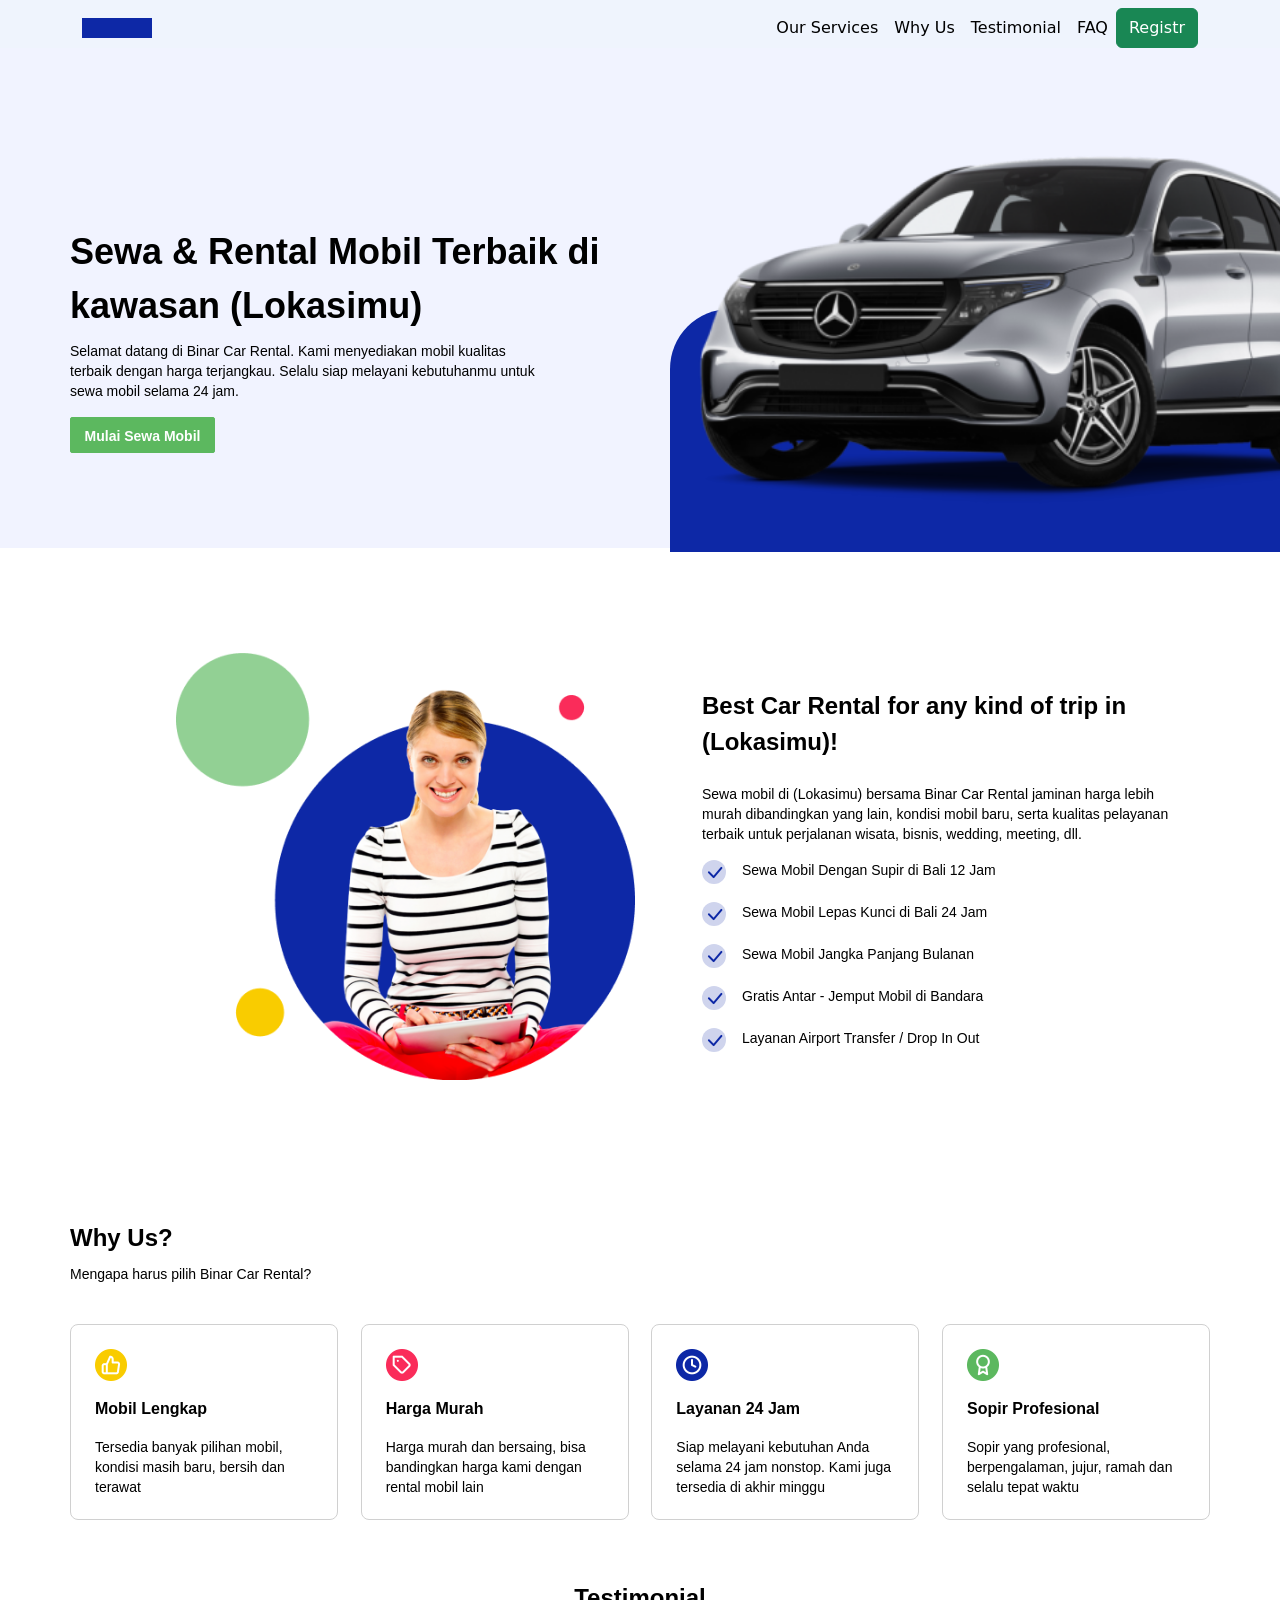
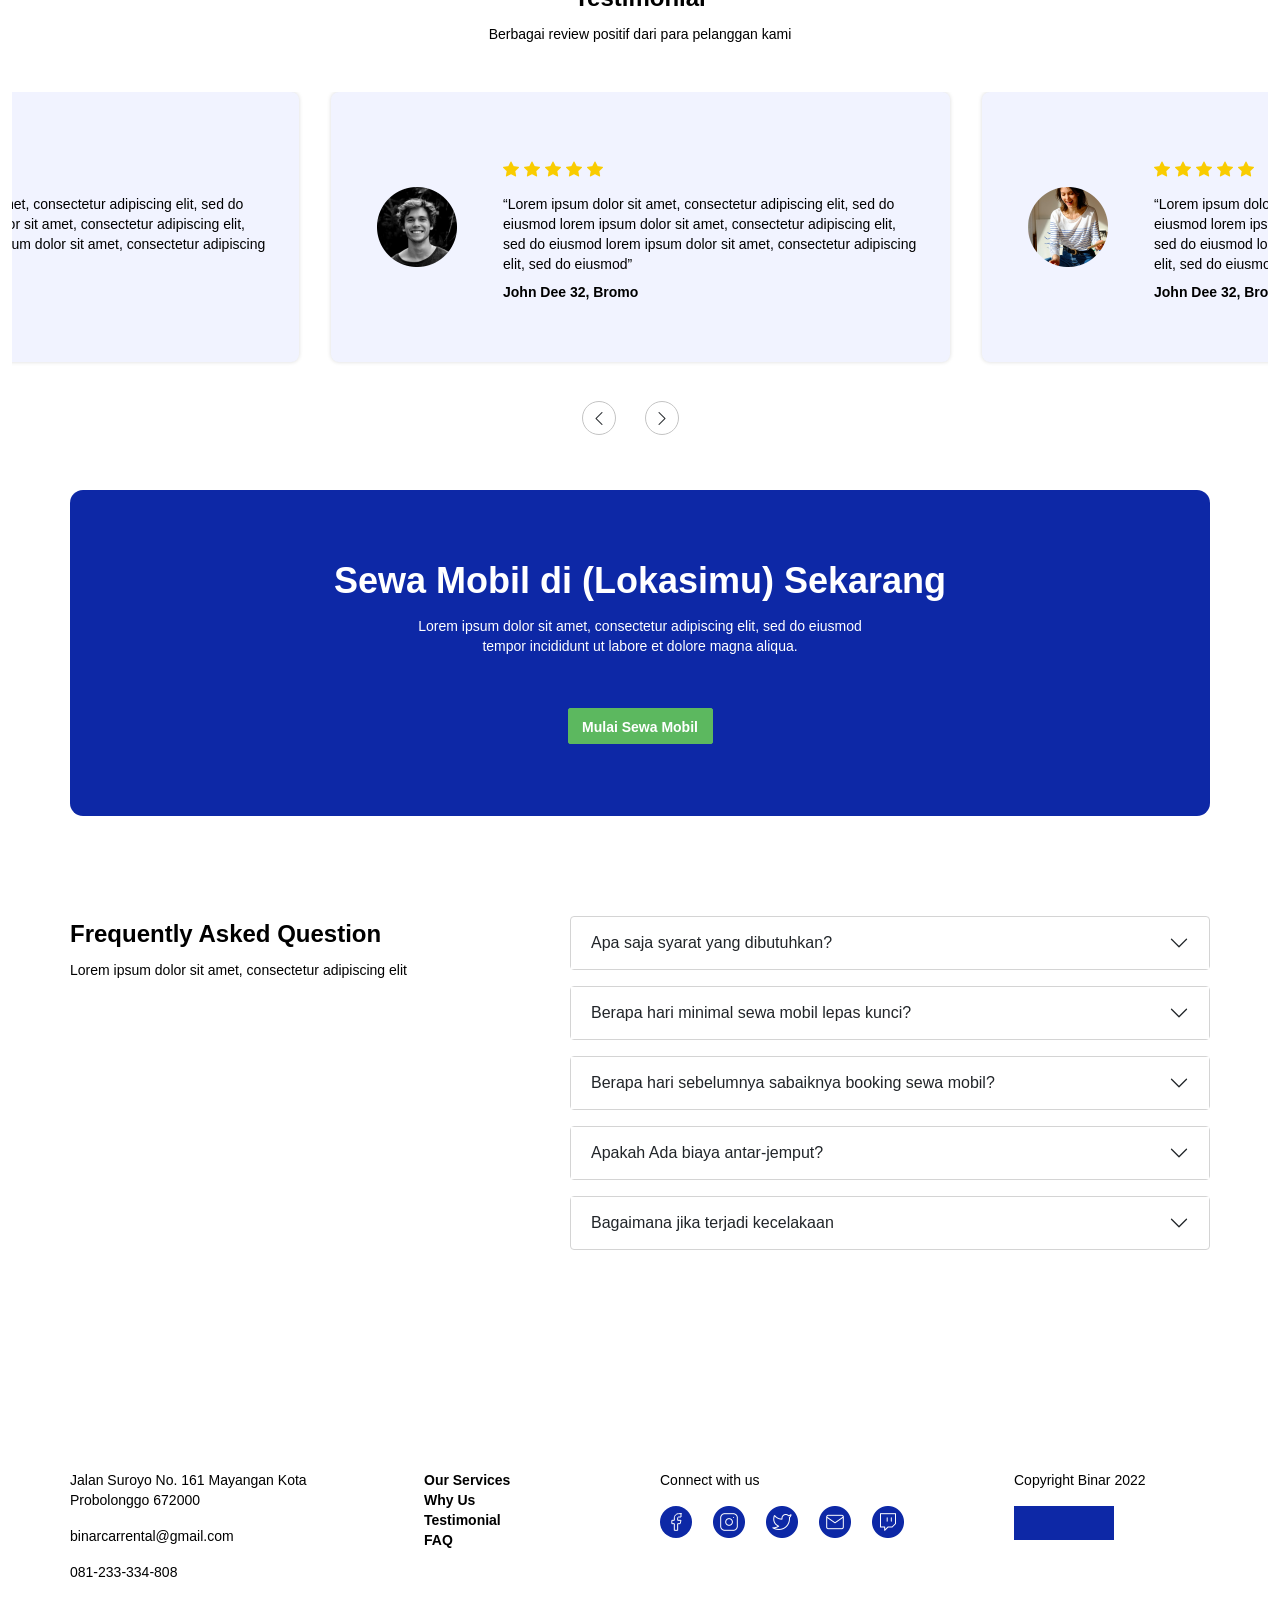
<file: public/index.html>
<!DOCTYPE html>
<html lang="en">
  <head>
    <!-- Required meta tags -->
    <meta charset="utf-8" />
    <meta name="viewport" content="width=device-width, initial-scale=1" />

    <!-- Bootstrap CSS -->
    <link href="https://cdn.jsdelivr.net/npm/bootstrap@5.1.3/dist/css/bootstrap.min.css" rel="stylesheet" integrity="sha384-1BmE4kWBq78iYhFldvKuhfTAU6auU8tT94WrHftjDbrCEXSU1oBoqyl2QvZ6jIW3" crossorigin="anonymous" />

    <!-- Bootstrap Icons -->
    <link rel="stylesheet" href="https://cdn.jsdelivr.net/npm/bootstrap-icons@1.8.1/font/bootstrap-icons.css" />

    <!-- owl carousel min.js -->
    <link
      rel="stylesheet"
      href="https://cdnjs.cloudflare.com/ajax/libs/OwlCarousel2/2.3.4/assets/owl.carousel.min.css"
      integrity="sha512-tS3S5qG0BlhnQROyJXvNjeEM4UpMXHrQfTGmbQ1gKmelCxlSEBUaxhRBj/EFTzpbP4RVSrpEikbmdJobCvhE3g=="
      crossorigin="anonymous"
    />
    <!-- owl carousel theme min.css -->
    <link
      rel="stylesheet"
      href="https://cdnjs.cloudflare.com/ajax/libs/OwlCarousel2/2.3.4/assets/owl.theme.default.min.css"
      integrity="sha512-sMXtMNL1zRzolHYKEujM2AqCLUR9F2C4/05cdbxjjLSRvMQIciEPCQZo++nk7go3BtSuK9kfa/s+a4f4i5pLkw=="
      crossorigin="anonymous"
    />

    <!-- Template Main CSS File -->
    <link href="css/style.css" rel="stylesheet" />

    <title>Binar Car Rental</title>
  </head>

  <body>
    <!-- Navbar -->
    <nav class="navbar navbar-expand-lg navbar-light">
      <div class="container">
        <img src="images/logo.png" alt="" width="70" height="20" />
        <button class="navbar-toggler" type="button" data-bs-toggle="offcanvas" data-bs-target="#offcanvasRight" aria-controls="offcanvasRight">
          <span class="navbar-toggler-icon"></span>
        </button>
        <div class="offcanvas offcanvas-end" tabindex="-1" id="offcanvasRight" aria-labelledby="offcanvasRightLabel">
          <div class="offcanvas-header">
            <button type="button" class="btn-close text-reset" data-bs-dismiss="offcanvas" aria-label="Close"></button>
          </div>
            <ul class="navbar-nav ms-auto" >
              <li class="nav-item">
                <a class="nav-link active" href="#services">Our Services</a>
              </li>
              <li class="nav-item">
                <a class="nav-link active" href="#section3">Why Us</a>
              </li>
              <li class="nav-item">
                <a class="nav-link active" href="#section4">Testimonial</a>
              </li>
              <li class="nav-item">
                <a class="nav-link active" href="#section6">FAQ</a>
              </li>
          <form class="d-flex">
            <button class="btn btn-success" type="submit">Registr</button>
          </form>
        </div>
      </div>
    </nav>
    <!-- /Navbar -->

    <!-- Hero -->
    <section id="hero" class="hero">
      <div class="container">
        <div class="box1">
          <h1>Sewa & Rental Mobil Terbaik di kawasan (Lokasimu)</h1>
          <p>Selamat datang di Binar Car Rental. Kami menyediakan mobil kualitas terbaik dengan harga terjangkau. Selalu siap melayani kebutuhanmu untuk sewa mobil selama 24 jam.</p>
          <a href="/cars" class="text">
            <button type="button" class="btn btn-success">Mulai Sewa Mobil</button>
          </a>
        </div>
        <div class="box2">
          <div class="bg-hero"></div>
          <img src="images/hero.png" alt="hero" class="img-hero" />
        </div>
      </div>
    </section>
    <!-- /Hero -->

    <!-- section2 -->
    <section id="section2" class="section2">
      <div class="container">
        <div class="box1">
          <img src="images/section2.png" alt="hero" class="img" />
        </div>
        <div class="box2">
          <h1>Best Car Rental for any kind of trip in (Lokasimu)!</h1>
          <p>Sewa mobil di (Lokasimu) bersama Binar Car Rental jaminan harga lebih murah dibandingkan yang lain, kondisi mobil baru, serta kualitas pelayanan terbaik untuk perjalanan wisata, bisnis, wedding, meeting, dll.</p>
          <div class="item">
            <div class="boxIcon">
              <i class="bi bi-check-lg"></i>
            </div>
            <p class="pItem">Sewa Mobil Dengan Supir di Bali 12 Jam</p>
          </div>
          <div class="item">
            <div class="boxIcon">
              <i class="bi bi-check-lg"></i>
            </div>
            <p class="pItem">Sewa Mobil Lepas Kunci di Bali 24 Jam</p>
          </div>
          <div class="item">
            <div class="boxIcon">
              <i class="bi bi-check-lg"></i>
            </div>
            <p class="pItem">Sewa Mobil Jangka Panjang Bulanan</p>
          </div>
          <div class="item">
            <div class="boxIcon">
              <i class="bi bi-check-lg"></i>
            </div>
            <p class="pItem">Gratis Antar - Jemput Mobil di Bandara</p>
          </div>
          <div class="item">
            <div class="boxIcon">
              <i class="bi bi-check-lg"></i>
            </div>
            <p class="pItem">Layanan Airport Transfer / Drop In Out</p>
          </div>
        </div>
      </div>
    </section>
    <!-- /section2 -->

    <!-- section3 -->
    <section id="section3" class="section3">
      <div class="container">
        <h1>Why Us?</h1>
        <p>Mengapa harus pilih Binar Car Rental?</p>
        <div class="itemContainer">
          <div class="item">
            <img src="images/icon1.png" alt="icon" class="icon" />
            <h2>Mobil Lengkap</h2>
            <p class="pItem">Tersedia banyak pilihan mobil, kondisi masih baru, bersih dan terawat</p>
          </div>
          <div class="item">
            <img src="images/icon2.png" alt="icon" class="icon" />
            <h2>Harga Murah</h2>
            <p class="pItem">Harga murah dan bersaing, bisa bandingkan harga kami dengan rental mobil lain</p>
          </div>
          <div class="item">
            <img src="images/icon3.png" alt="icon" class="icon" />
            <h2>Layanan 24 Jam</h2>
            <p class="pItem">Siap melayani kebutuhan Anda selama 24 jam nonstop. Kami juga tersedia di akhir minggu</p>
          </div>
          <div class="item">
            <img src="images/icon4.png" alt="icon" class="icon" />
            <h2>Sopir Profesional</h2>
            <p class="pItem">Sopir yang profesional, berpengalaman, jujur, ramah dan selalu tepat waktu</p>
          </div>
        </div>
      </div>
    </section>
    <!-- /section3 -->

    <!-- section4 -->
    <section id="section4" class="section4">
      <div class="container-fluid">
        <h1>Testimonial</h1>
        <p>Berbagai review positif dari para pelanggan kami</p>

        <div class="row mt-5">
          <div class="col-12 m-auto">
            <div class="owl-carousel owl-theme">
              <div class="item mb-4">
                <img src="images/img_photo1.png" alt="img" class="img" />
                <div class="testimoni">
                  <div class="ratingContainer">
                    <i class="bi bi-star-fill checked"></i>
                    <i class="bi bi-star-fill checked"></i>
                    <i class="bi bi-star-fill checked"></i>
                    <i class="bi bi-star-fill checked"></i>
                    <i class="bi bi-star-fill checked"></i>
                  </div>
                  <p class="quote">
                    “Lorem ipsum dolor sit amet, consectetur adipiscing elit, sed do eiusmod lorem ipsum dolor sit amet, consectetur adipiscing elit, sed do eiusmod lorem ipsum dolor sit amet, consectetur adipiscing elit, sed do eiusmod”
                  </p>
                  <p class="name">John Dee 32, Bromo</p>
                </div>
              </div>

              <div class="item">
                <img src="images/img_photo2.png" alt="img" class="img" />
                <div class="testimoni">
                  <div class="ratingContainer">
                    <i class="bi bi-star-fill checked"></i>
                    <i class="bi bi-star-fill checked"></i>
                    <i class="bi bi-star-fill checked"></i>
                    <i class="bi bi-star-fill checked"></i>
                    <i class="bi bi-star-fill checked"></i>
                  </div>
                  <p class="quote">
                    “Lorem ipsum dolor sit amet, consectetur adipiscing elit, sed do eiusmod lorem ipsum dolor sit amet, consectetur adipiscing elit, sed do eiusmod lorem ipsum dolor sit amet, consectetur adipiscing elit, sed do eiusmod”
                  </p>
                  <p class="name">John Dee 32, Bromo</p>
                </div>
              </div>

              <div class="item">
                <img src="images/img_photo1.png" alt="img" class="img" />
                <div class="testimoni">
                  <div class="ratingContainer">
                    <i class="bi bi-star-fill checked"></i>
                    <i class="bi bi-star-fill checked"></i>
                    <i class="bi bi-star-fill checked"></i>
                    <i class="bi bi-star-fill checked"></i>
                    <i class="bi bi-star-fill checked"></i>
                  </div>
                  <p class="quote">
                    “Lorem ipsum dolor sit amet, consectetur adipiscing elit, sed do eiusmod lorem ipsum dolor sit amet, consectetur adipiscing elit, sed do eiusmod lorem ipsum dolor sit amet, consectetur adipiscing elit, sed do eiusmod”
                  </p>
                  <p class="name">John Dee 32, Bromo</p>
                </div>
              </div>
            </div>
          </div>
        </div>
      </div>
    </section>
    <!-- /section4 -->

    <!-- section5 -->
    <section id="section5" class="section5">
      <div class="container">
        <h1>Sewa Mobil di (Lokasimu) Sekarang</h1>
        <p>Lorem ipsum dolor sit amet, consectetur adipiscing elit, sed do eiusmod tempor incididunt ut labore et dolore magna aliqua.</p>
        <a href="/cars" class="text">
          <button type="button" class="btn btn-success">Mulai Sewa Mobil</button>
        </a>
      </div>
    </section>
    <!-- /section5 -->

    <!-- section6 -->
    <section id="section6" class="section6">
      <div class="container">
        <div class="item">
          <h1>Frequently Asked Question</h1>
          <p>Lorem ipsum dolor sit amet, consectetur adipiscing elit</p>
        </div>

        <div class="accordion" id="accordionExample">
          <div class="accordion-item">
            <h2 class="accordion-header" id="headingOne">
              <button class="accordion-button collapsed" type="button" data-bs-toggle="collapse" data-bs-target="#collapseOne" aria-expanded="true" aria-controls="collapseOne">Apa saja syarat yang dibutuhkan?</button>
            </h2>
            <div id="collapseOne" class="accordion-collapse collapse" aria-labelledby="headingOne" data-bs-parent="#accordionExample">
              <div class="accordion-body">
                Lorem ipsum dolor sit amet consectetur adipisicing elit. Reprehenderit, autem aliquam. Molestias labore earum quas debitis officia excepturi amet. Quam sit eveniet doloribus facere quis esse facilis quae voluptatem ducimus?
              </div>
            </div>
          </div>

          <div class="accordion-item">
            <h2 class="accordion-header" id="headingTwo">
              <button class="accordion-button collapsed" type="button" data-bs-toggle="collapse" data-bs-target="#collapseTwo" aria-expanded="false" aria-controls="collapseTwo">Berapa hari minimal sewa mobil lepas kunci?</button>
            </h2>
            <div id="collapseTwo" class="accordion-collapse collapse" aria-labelledby="headingTwo" data-bs-parent="#accordionExample">
              <div class="accordion-body">
                Lorem ipsum dolor sit, amet consectetur adipisicing elit. Unde sint eius, tempora praesentium dolor mollitia dolores expedita sapiente sit illo, quo, soluta earum illum inventore quidem? Quam enim consectetur perspiciatis?
                Lorem ipsum dolor sit amet consectetur adipisicing elit. Natus quaerat excepturi vel illum similique ipsum fugiat aperiam, rerum optio temporibus blanditiis eius, sit ad commodi recusandae at voluptates impedit in!
              </div>
            </div>
          </div>

          <div class="accordion-item">
            <h2 class="accordion-header" id="headingThree">
              <button class="accordion-button collapsed" type="button" data-bs-toggle="collapse" data-bs-target="#collapseThree" aria-expanded="false" aria-controls="collapseThree">
                Berapa hari sebelumnya sabaiknya booking sewa mobil?
              </button>
            </h2>
            <div id="collapseThree" class="accordion-collapse collapse" aria-labelledby="headingThree" data-bs-parent="#accordionExample">
              <div class="accordion-body">
                Lorem ipsum dolor sit, amet consectetur adipisicing elit. Unde sint eius, tempora praesentium dolor mollitia dolores expedita sapiente sit illo, quo, soluta earum illum inventore quidem? Quam enim consectetur perspiciatis?
                Lorem ipsum dolor sit amet consectetur adipisicing elit. Natus quaerat excepturi vel illum similique ipsum fugiat aperiam, rerum optio temporibus blanditiis eius, sit ad commodi recusandae at voluptates impedit in!
              </div>
            </div>
          </div>

          <div class="accordion-item">
            <h2 class="accordion-header" id="headingFour">
              <button class="accordion-button collapsed" type="button" data-bs-toggle="collapse" data-bs-target="#collapseFour" aria-expanded="false" aria-controls="collapseFour">Apakah Ada biaya antar-jemput?</button>
            </h2>
            <div id="collapseFour" class="accordion-collapse collapse" aria-labelledby="headingFour" data-bs-parent="#accordionExample">
              <div class="accordion-body">
                Lorem ipsum dolor sit, amet consectetur adipisicing elit. Unde sint eius, tempora praesentium dolor mollitia dolores expedita sapiente sit illo, quo, soluta earum illum inventore quidem? Quam enim consectetur perspiciatis?
                Lorem ipsum dolor sit amet consectetur adipisicing elit. Natus quaerat excepturi vel illum similique ipsum fugiat aperiam, rerum optio temporibus blanditiis eius, sit ad commodi recusandae at voluptates impedit in!
              </div>
            </div>
          </div>

          <div class="accordion-item">
            <h2 class="accordion-header" id="headingFive">
              <button class="accordion-button collapsed" type="button" data-bs-toggle="collapse" data-bs-target="#collapseFive" aria-expanded="false" aria-controls="collapseFive">Bagaimana jika terjadi kecelakaan</button>
            </h2>
            <div id="collapseFive" class="accordion-collapse collapse" aria-labelledby="headingFive" data-bs-parent="#accordionExample">
              <div class="accordion-body">
                Lorem ipsum dolor sit, amet consectetur adipisicing elit. Unde sint eius, tempora praesentium dolor mollitia dolores expedita sapiente sit illo, quo, soluta earum illum inventore quidem? Quam enim consectetur perspiciatis?
                Lorem ipsum dolor sit amet consectetur adipisicing elit. Natus quaerat excepturi vel illum similique ipsum fugiat aperiam, rerum optio temporibus blanditiis eius, sit ad commodi recusandae at voluptates impedit in!
              </div>
            </div>
          </div>
        </div>
      </div>
    </section>
    <!-- /section6 -->

    <!-- footer -->
    <section id="footer" class="footer-top">
      <div class="container">
        <div class="item">
          <p>Jalan Suroyo No. 161 Mayangan Kota Probolonggo 672000</p>
          <p>binarcarrental@gmail.com</p>
          <p>081-233-334-808</p>
        </div>

        <div class="item">
          <a class="nav-link" href="#section2">Our Services</a>
          <a class="nav-link" href="#section3">Why Us</a>
          <a class="nav-link" href="#section4">Testimonial</a>
          <a class="nav-link" href="#section6">FAQ</a>
        </div>

        <div class="item">
          <p>Connect with us</p>
          <div class="sosmed">
            <a class="sosmedLink" href="index.html">
              <img src="images/icon_facebook.svg" alt="icon" class="img" />
            </a>
            <a class="sosmedLink" href="index.html">
              <img src="images/icon_instagram.png" alt="icon" class="img" />
            </a>
            <a class="sosmedLink" href="index.html">
              <img src="images/icon_twitter.png" alt="icon" class="img" />
            </a>
            <a class="sosmedLink" href="index.html">
              <img src="images/icon_mail.png" alt="icon" class="img" />
            </a>
            <a class="sosmedLink" href="index.html">
              <img src="images/icon_twitch.png" alt="icon" class="img" />
            </a>
          </div>
        </div>

        <div class="item">
          <p>Copyright Binar 2022</p>
          <a href="index.html">
            <img src="images/logo.png" alt="logo" class="logo" />
          </a>
        </div>
      </div>
    </section>
    <!-- /footer -->

    <!-- jquery cdn -->
    <script src="https://cdnjs.cloudflare.com/ajax/libs/jquery/3.6.0/jquery.min.js"></script>

    <!-- bootstrap -->
    <script src="https://cdn.jsdelivr.net/npm/bootstrap@5.1.3/dist/js/bootstrap.bundle.min.js" integrity="sha384-ka7Sk0Gln4gmtz2MlQnikT1wXgYsOg+OMhuP+IlRH9sENBO0LRn5q+8nbTov4+1p" crossorigin="anonymous"></script>

    <!-- owl carousel min.js -->
    <script src="https://cdnjs.cloudflare.com/ajax/libs/OwlCarousel2/2.3.4/owl.carousel.min.js" integrity="sha512-bPs7Ae6pVvhOSiIcyUClR7/q2OAsRiovw4vAkX+zJbw3ShAeeqezq50RIIcIURq7Oa20rW2n2q+fyXBNcU9lrw==" crossorigin="anonymous"></script>

    <script>
      const prevIcon = '<i class="bi bi-chevron-left owlIcon"/>';
      const nextIcon = '<i class="bi bi-chevron-right owlIcon"/>';

      $('.owl-carousel').owlCarousel({
        center: true,
        items: 2,
        autoplay: true,
        autoplayTimeout: 5000,
        autoWidth: true,
        loop: true,
        margin: 32,
        nav: true,
        navText: [prevIcon, nextIcon],
        dots: false,
        responsive: {
          // breakpoint from 0 up
          0: {
            items: 1,
          },
          // breakpoint from 600 up
          600: {
            items: 2,
          },
          // breakpoint from 1000 up
          1000: {
            items: 2,
          },
          1200: {
            items: 2,
          },
          1400: {
            items: 2,
          },
        },
      });
    </script>
  </body>
</html>
</file>
<file: public/css/style.css>
/* Nav css */
.navbar-light {
  background-color: rgb(29 107 222 / 7%) !important;
  padding-bottom: 0;
}
.offcanvas-end {
  top: 0;
  right: 0px;
  width: 50%;
  border-left: 1px solid rgba(0, 0, 0, 0.2);
  transform: translateX(100%);
}
.offcanvas-header .btn-close {
  padding: 0.5rem 0.5rem;
  margin-top: -0.5rem;
  margin-left: 40px;
  margin-bottom: -0.5rem;
}
.offcanvas-header {
  display: flex;
  align-items: center;
  justify-content: space-between;
  padding: 1rem 7rem;
}
.ms-auto {
  margin-left: auto !important;
}
@media only screen and (max-width: 700px) {
  .ms-auto {
    margin-right: 45%;
  }
  .container img {
    margin-left: 8%;
  }
}
/* end navbar */

/* Hero css */
#hero {
  height: 500px;
  background-color: #f1f3ff;
}
#hero .container {
  display: flex;
  width: 100%;
  padding-right: 0px;
  padding-left: 0px;
}
#hero .box1 {
  margin-top: 177px;
  margin-right: 32px;
  width: 50%;
}
#hero h1 {
  width: 568px;
  font-family: Helvetica;
  font-style: normal;
  font-weight: bold;
  font-size: 36px;
  line-height: 150%;
  color: #000000;
}
#hero p {
  width: 468px;
  font-family: Helvetica;
  font-style: normal;
  font-weight: 300;
  font-size: 14px;
  line-height: 20px;
  color: #000000;
}
#hero .btn {
  background: #5cb85f;
  border-color: #5cb85f;
  width: 145px;
  height: 36px;
  padding: 8px 12px;
  justify-content: center;
  align-items: center;
  border-radius: 2px;

  font-family: Helvetica;
  font-style: normal;
  font-weight: bold;
  font-size: 14px;
  line-height: 20px;
}
#hero .text {
  text-decoration: none;
}
#hero .box2 {
  position: relative;
  width: 50%;
  right: 0;
}
#hero .bg-hero {
  position: absolute;
  width: 704px;
  height: 243px;
  background: #0d28a6;
  border-radius: 60px 0px 0px 0px;
  bottom: 0;
  z-index: 1;
  /* left: 70px; */
}
#hero .img-hero {
  width: 704px;
  height: 407px;
  z-index: 100;
  position: relative;
  margin-top: 97px;
  /* left: 70px; */
}
/* /Hero css */

/* section2 css */
#section2 {
  height: 550px;
}
#section2 .container {
  display: flex;
  padding-right: 0px;
  padding-left: 0px;
}
#section2 .box1 {
  width: 568px;
  margin-right: 32px;
  margin-top: 104px;
  margin-left: 106px;
}
#section2 .img {
  width: 459px;
  height: 428px;
}
#section2 .box2 {
  margin-top: 140px;
}
#section2 h1 {
  width: 468px;
  font-family: Helvetica;
  font-style: normal;
  font-weight: bold;
  font-size: 24px;
  line-height: 36px;
  color: #000000;
  margin-bottom: 24px;
}
#section2 p {
  width: 468px;
  font-family: Helvetica;
  font-style: normal;
  font-weight: 300;
  font-size: 14px;
  line-height: 20px;
  color: #000000;
  margin-bottom: 16px;
}
#section2 .item {
  display: flex;
  margin-bottom: 6px;
}
#section2 .boxIcon {
  margin-right: 16px;
  background-color: #cfd4ed;
  width: 24px;
  height: 24px;
  border-radius: 50%;
  text-align: center;
  padding: 2px 0px;
}
#section2 .bi {
  align-items: center;
  text-align: center;
  color: #0d28a6;
  font-size: 21px;
}
#section2 .bi::before,
[class^='bi-']::before,
[class*=' bi-']::before {
  vertical-align: 0.125em;
}
/* /section2 css */

/* section3 css */
#section3 {
  height: 382px;
}
#section3 .container {
  padding-top: 122px;
  padding-right: 0px;
  padding-left: 0px;
}
#section3 h1 {
  font-family: Helvetica;
  font-style: normal;
  font-weight: bold;
  font-size: 24px;
  line-height: 36px;
  color: #000000;
}
#section3 p {
  font-family: Helvetica;
  font-style: normal;
  font-weight: 300;
  font-size: 14px;
  line-height: 20px;
  color: #000000;
}
#section3 .itemContainer {
  margin-top: 40px;
  display: flex;
  justify-content: space-between;
}
#section3 .item {
  display: flex;
  flex-direction: column;
  padding: 24px;
  position: static;
  width: 268px;
  height: 196px;
  border: 1px solid #d0d0d0;
  box-sizing: border-box;
  border-radius: 8px;
}
#section3 .icon {
  width: 32px;
  height: 32px;
}
#section3 h2 {
  font-family: Helvetica;
  font-style: normal;
  font-weight: bold;
  font-size: 16px;
  line-height: 24px;
  color: #000000;
  margin: 16px 0px;
}
#section3 .pItem {
  width: 220px;
  font-family: Helvetica;
  font-style: normal;
  font-weight: 300;
  font-size: 14px;
  line-height: 20px;
  color: #000000;
}
/* /section3 css */

/* section4 css */
#section4 {
  height: 560px;
}
#section4 .container-fluid {
  padding-top: 100px;
}
#section4 h1 {
  font-family: Helvetica;
  font-style: normal;
  font-weight: bold;
  font-size: 24px;
  line-height: 36px;
  text-align: center;
  color: #000000;
}
#section4 p {
  font-family: Helvetica;
  font-style: normal;
  font-weight: 300;
  font-size: 14px;
  line-height: 20px;
  text-align: center;
  color: #000000;
}
.bi-chevron-left::before,
.bi-chevron-right::before {
  vertical-align: inherit;
  padding: 8px;
  border-radius: 32px;
}
.owl-carousel .owl-nav button.owl-next,
.owl-carousel .owl-nav button.owl-prev {
  border-radius: 32px;
  border: solid 1px #c4c4c4;
  margin-right: 24px;
}
.owl-carousel .owl-nav button.owl-next:hover,
.owl-carousel .owl-nav button.owl-prev:hover {
  background-color: #5cb85f;
  margin-right: 26px;
  border: none;
}
#section4 .item {
  width: 619px;
  height: 270px;
  background: #f1f3ff;
  box-shadow: 0px 0px 4px rgba(0, 0, 0, 0.15);
  border-radius: 8px;
  display: flex;
}
#section4 .img {
  width: 80px;
  height: 80px;
  margin: 95px 46px;
}
#section4 .testimoni {
  margin: 69px 32px 69px 0px;
}
#section4 .checked {
  color: #f9cc00;
}
#section4 .quote {
  width: 415px;
  text-align: left;
  font-family: Helvetica;
  font-style: normal;
  font-weight: 300;
  font-size: 14px;
  line-height: 20px;
  color: #000000;
  margin: 8px 0px;
}
#section4 .name {
  width: 415px;
  text-align: left;
  font-family: Helvetica;
  font-style: normal;
  font-weight: 600;
  font-size: 14px;
  line-height: 20px;
  color: #000000;
  margin: 8px 0px;
}
/* /section4 css */

/* section5 css */
#section5 {
  height: 326px;
}
#section5 .container {
  height: 326px;
  margin-top: 50px;
  background: #0d28a6;
  border-radius: 13px;
  text-align: center;
  padding-top: 64px;
}
#section5 h1 {
  font-family: Helvetica;
  font-style: normal;
  font-weight: bold;
  font-size: 36px;
  line-height: 150%;
  color: #ffffff;
}
#section5 p {
  width: 468px;
  font-family: Helvetica;
  font-style: normal;
  font-weight: 300;
  font-size: 14px;
  line-height: 20px;
  color: #ffffff;
  margin: 0 auto;
}
#section5 .btn {
  background: #5cb85f;
  border-color: #5cb85f;
  width: 145px;
  height: 36px;
  padding: 8px 12px;
  justify-content: center;
  align-items: center;
  border-radius: 2px;
  margin-top: 52px;

  font-family: Helvetica;
  font-style: normal;
  font-weight: bold;
  font-size: 14px;
  line-height: 20px;
}
#section5 .text {
  text-decoration: none;
}
/* /section5 css */

/* section6 css */
#section6 {
  height: 554px;
}
#section6 .container {
  display: flex;
  padding-top: 100px;
  padding-right: 0px;
  padding-left: 0px;
}
#section6 .item {
  margin-right: 132px;
}
#section6 h1 {
  width: 368px;
  font-family: Helvetica;
  font-style: normal;
  font-weight: bold;
  font-size: 24px;
  line-height: 36px;
  color: #000000;
}
#section6 p {
  width: 368px;
  font-family: Helvetica;
  font-style: normal;
  font-weight: 300;
  font-size: 14px;
  line-height: 20px;
  color: #000000;
}
#section6 .accordion {
  width: 100%;
}
#section6 .accordion-item {
  margin-bottom: 16px;
  background: #ffffff;
  border: 1px solid #d4d4d4;
  box-sizing: border-box;
  border-radius: 4px;

  font-family: Helvetica;
  font-style: normal;
  font-weight: 300;
  font-size: 14px;
  line-height: 20px;
  color: #000000;
}
/* /section6 css */

/* footer */
#footer {
  height: 324px;
  justify-content: space-between;
}
#footer .container {
  padding-top: 100px;
  display: flex;
  padding-right: 0px;
  padding-left: 0px;
}
#footer .item {
  margin-right: 86px;
}
#footer p {
  width: 268px;
  font-family: Helvetica;
  font-style: normal;
  font-weight: 300;
  font-size: 14px;
  line-height: 20px;
  color: #000000;
}
#footer .nav-link {
  width: 150px;
  padding-right: 25px;
  color: #000;
  font-family: Helvetica;
  font-style: normal;
  font-weight: 600;
  font-size: 14px;
  line-height: 20px;
}
#footer .nav-link:hover {
  color: #0d28a6;
}
#footer .img {
  width: 32px;
  height: 32px;
  margin-right: 16px;
}
#footer .logo {
  width: 100px;
  height: 34px;
}
#footer .sosmedLink {
  text-decoration: none;
}
/* /footer */

@media (max-width: 1279px) {
  /* #header .container {
    padding: 24px 0px;
    margin-left: 15px;
  }
  #header .btn{
    margin-top: 16px;
  } */
  #hero {
    height: auto;
  }
  #hero .box1 {
    margin-top: 120px;
    width: 50%;
    padding-bottom: 68px;
  }
  #hero h1 {
    width: 100%;
  }
  #hero p {
    width: 100%;
  }
  #hero .container {
    /* padding-left: 0px; */
  }
  #hero .box2 {
    width: 50%;
    left: 3%;
    margin-right: -5;
  }
  #hero .bg-hero {
    width: 100%;
    height: 35%;
  }
  #hero .img-hero {
    width: 100%;
    height: 65%;
    margin-top: 180px;
  }
  #section2 {
    height: auto;
  }
  #section2 .container {
    /* flex-direction: column; */
    padding-top: 50px;
  }
  #section2 .box1 {
    width: 50%;
    margin-right: 0px;
    margin-top: 50px;
    margin-left: 0px;
    text-align: center;
  }
  #section2 .img {
    width: 80%;
    height: auto;
  }
  #section2 .box2 {
    width: 50%;
    margin-top: 140px;
  }
  #section2 .box2 {
    margin-top: 30px;
  }
  #section2 h1 {
    width: 100%;
  }
  #section2 p {
    width: 100%;
  }
  #section2 .item {
    display: flex;
    margin-bottom: 6px;
  }
  #section3 {
    height: auto;
  }
  #section3 .container {
    padding-top: 90px;
    padding-bottom: 30px;
  }
  #section3 h1 {
    /* text-align: center; */
  }
  #section3 p {
    /* text-align: center; */
  }
  #section3 .itemContainer {
    /* flex-direction: column; */
    margin-top: 24px;
    /* flex-wrap: wrap; */
  }
  #section3 .item {
    width: 50%;
    height: auto;
    margin-right: 15px;
    margin-bottom: 16px;
    /* flex-wrap: wrap; */
  }
  #section3 h2 {
    width: 100%;
  }
  #section3 .pItem {
    text-align: left;
    width: 100%;
  }
  #section4 {
    height: auto;
  }
  #section4 .container-fluid {
    padding-top: 80px;
    margin-top: 0px;
  }
  #section4 .item {
    width: 450px;
    height: 330px;
    flex-direction: column;
    text-align: center;
  }
  #section4 .img {
    width: 80px;
    height: 80px;
    margin: 40px auto;
    margin-bottom: 0px;
  }
  #section4 .testimoni {
    margin: 24px 32px;
  }
  #section4 .quote {
    width: 100%;
  }
  #section4 .name {
    width: 100%;
  }

  #section5 {
    height: 290px;
    /* padding: 0px 16px; */
  }
  #section5 .container {
    height: 290px;
    width: 100%;
    /* padding: 64px 58px 0px 58px; */
  }
  #section5 h1 {
    font-size: 24px;
    margin-bottom: 16px;
  }
  #section5 p {
    width: 100%;
  }
  #section5 .btn {
    margin-top: 32px;
  }

  #section6 {
    height: 654px;
  }
  #section6 .container {
    flex-direction: column;
    padding-top: 80px;
  }
  #section6 .item {
    margin-right: 0px;
  }
  #section6 h1 {
    width: 100%;
  }
  #section6 p {
    width: 100%;
  }
  #section6 .accordion {
    width: 100%;
    margin-top: 8px;
  }

  #footer {
    height: 324px;
    justify-content: space-between;
  }
  #footer .container {
    padding-top: 100px;
    display: flex;
    flex-wrap: wrap;
    /* flex-direction: column; */
  }
  #footer .item {
    margin-right: 50px;
    margin-bottom: 30px;
  }
  #footer p {
    width: 100%;
  }
  #footer .nav-link {
    /* width: 100%; */
    padding-right: 0px;
    padding-left: 0px;
  }
}

@media (max-width: 959px) {
  #header .container {
    padding: 24px 0px;
    margin-left: 15px;
  }
  #header .btn {
    margin-top: 16px;
  }
  #hero {
    height: 657px;
  }
  #hero .box1 {
    margin-top: 96px;
    width: 100%;
    padding-bottom: 0px;
  }
  #hero h1 {
    width: 100%;
  }
  #hero p {
    width: 100%;
  }
  #hero .container {
    flex-direction: column;
    padding-right: 12px;
    padding-left: 12px;
  }
  #hero .box2 {
    width: 100%;
    left: 3%;
    margin-right: -5;
    margin-top: 0px;
  }
  #hero .bg-hero {
    width: 100%;
    height: 35%;
  }
  #hero .img-hero {
    width: 100%;
    height: 50%;
    margin-top: 66px;
  }
  #section2 {
    height: 830px;
  }
  #section2 .container {
    flex-direction: column;
    padding-top: 50px;
    padding-right: 12px;
    padding-left: 12px;
  }
  #section2 .box1 {
    width: 100%;
    margin-right: 0px;
    margin-top: 50px;
    margin-left: 0px;
    text-align: center;
  }
  #section2 .img {
    width: 90%;
    height: 50%;
  }
  #section2 .box2 {
    width: 100%;
    margin-top: 30px;
  }
  #section2 h1 {
    width: 100%;
  }
  #section2 p {
    width: 100%;
  }
  #section2 .item {
    display: flex;
    margin-bottom: 6px;
  }
  #section3 {
    height: 1050px;
  }
  #section3 .container {
    padding-top: 100px;
    padding-right: 12px;
    padding-left: 12px;
  }
  #section3 h1 {
    text-align: center;
  }
  #section3 p {
    text-align: center;
  }
  #section3 .itemContainer {
    flex-direction: column;
    margin-top: 24px;
  }
  #section3 .item {
    width: 100%;
    height: 196px;
    margin-bottom: 16px;
  }
  #section3 h2 {
    width: 100%;
  }
  #section3 .pItem {
    text-align: left;
    width: 100%;
  }
  #section4 {
    height: 650px;
  }
  #section4 .container-fluid {
    padding-top: 100px;
    margin-top: 0px;
  }
  #section4 .item {
    width: 328px;
    height: 372px;
    flex-direction: column;
    text-align: center;
  }
  #section4 .img {
    width: 80px;
    height: 80px;
    margin: 40px auto;
    margin-bottom: 0px;
  }
  #section4 .testimoni {
    margin: 24px 32px;
  }
  #section4 .quote {
    width: 100%;
  }
  #section4 .name {
    width: 100%;
  }

  #section5 {
    height: 400px;
    padding: 0px 16px;
  }
  #section5 .container {
    height: 400px;
    width: 100%;
    padding: 64px 58px 0px 58px;
  }
  #section5 h1 {
    font-size: 24px;
    margin-bottom: 16px;
  }
  #section5 p {
    width: 100%;
  }
  #section5 .btn {
    margin-top: 32px;
  }

  #section6 {
    height: 754px;
  }
  #section6 .container {
    flex-direction: column;
    padding-top: 80px;
    padding-right: 12px;
    padding-left: 12px;
  }
  #section6 .item {
    margin-right: 0px;
  }
  #section6 h1 {
    width: 100%;
  }
  #section6 p {
    width: 100%;
  }
  #section6 .accordion {
    width: 100%;
    margin-top: 8px;
  }

  #footer {
    height: 324px;
    justify-content: space-between;
  }
  #footer .container {
    padding-top: 100px;
    display: flex;
    flex-direction: column;
    padding-right: 12px;
    padding-left: 12px;
  }
  #footer .item {
    margin-right: 0px;
    margin-bottom: 30px;
  }
  #footer p {
    width: 100%;
  }
  #footer .nav-link {
    width: 100%;
    padding-right: 0px;
    padding-left: 0px;
  }
}
</file>
